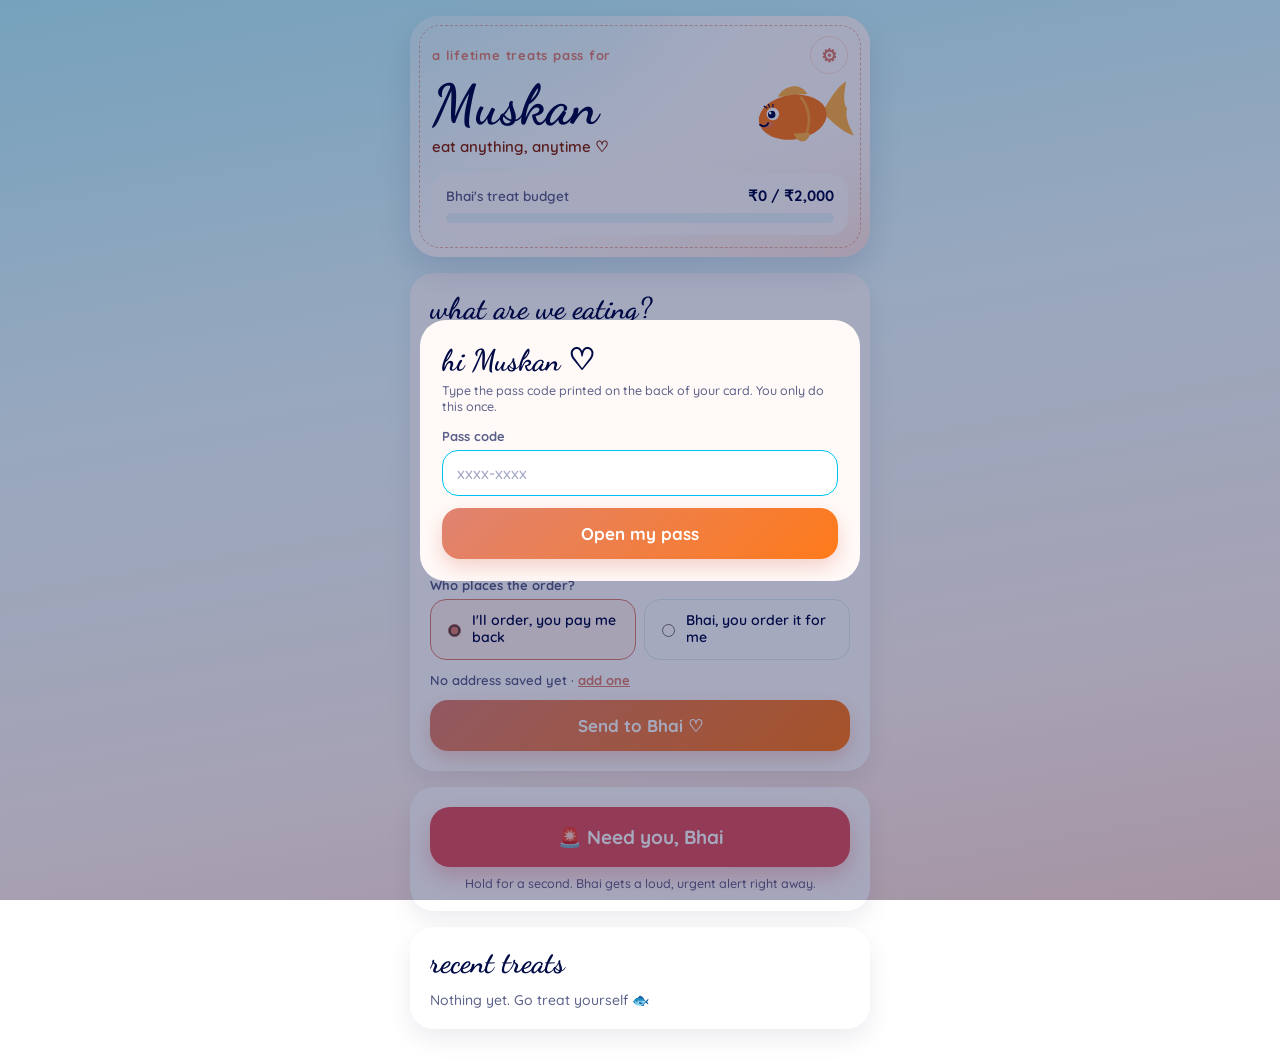
<file: index.html>
<!DOCTYPE html>
<html lang="en">
<head>
<meta charset="utf-8">
<meta name="viewport" content="width=device-width, initial-scale=1, viewport-fit=cover">
<title>Muskan's Treats Pass</title>
<meta name="theme-color" content="#B5F4FD">
<meta name="apple-mobile-web-app-capable" content="yes">
<meta name="mobile-web-app-capable" content="yes">
<meta name="apple-mobile-web-app-status-bar-style" content="default">
<meta name="apple-mobile-web-app-title" content="Treats Pass">
<link rel="manifest" href="manifest.webmanifest">
<link rel="apple-touch-icon" href="icons/apple-touch-icon.png">
<link rel="icon" href="icons/icon-192.png">
<link rel="stylesheet" href="fonts.css">
<link rel="stylesheet" href="style.css">
</head>
<body>
<div class="bubbles" aria-hidden="true"><span></span><span></span><span></span><span></span><span></span><span></span></div>

<main>
  <!-- Shown in Safari before she installs it -->
  <section class="panel install" id="installTip" hidden>
    <h2 class="script">add me to your home screen</h2>
    <p>Tap <b>Share</b> <span aria-hidden="true">⎋</span> at the bottom, then <b>Add to Home Screen</b>. Then open Treats Pass from your home screen and fill in your details there.</p>
  </section>

  <!-- The pass -->
  <section class="pass" aria-label="Your pass">
    <div class="pass-top">
      <span class="pass-kicker">a lifetime treats pass for</span>
      <button class="icon-btn" id="openSettings" aria-label="Settings">⚙︎</button>
    </div>
    <span class="holder-name script" id="holderName">Muskan</span>
    <p class="pass-tag">eat anything, anytime ♡</p>
    <svg class="pass-fish" viewBox="0 0 140 90" aria-hidden="true">
      <path d="M100 45 C112 30 124 14 138 8 C132 26 130 36 134 45 C130 54 132 64 138 82 C124 76 112 60 100 45Z" fill="#ffb347"/>
      <path d="M44 16 C56 0 78 2 84 18 C70 16 56 18 44 16Z" fill="#ffb347"/>
      <ellipse cx="60" cy="46" rx="46" ry="30" fill="#ff7a1a"/>
      <path d="M58 68 C62 84 76 84 80 70Z" fill="#ffb347"/>
      <path d="M74 20 C84 36 84 56 74 72" stroke="#ffb347" stroke-width="3.5" fill="none" opacity=".75"/>
      <ellipse cx="26" cy="52" rx="7" ry="4.2" fill="#DF8372" opacity=".55"/>
      <circle cx="34" cy="38" r="8.5" fill="#fff"/><circle cx="32.4" cy="38.6" r="5" fill="#000B46"/><circle cx="30.6" cy="36.4" r="1.8" fill="#fff"/>
      <path d="M27 29 L24 26 M31 28 L30 24.5 M35.5 28.5 L36 25" stroke="#000B46" stroke-width="1.6" stroke-linecap="round"/>
      <path d="M15 50 C19 54 24 53.5 26 49.5" stroke="#000B46" stroke-width="2.6" fill="none" stroke-linecap="round"/>
    </svg>
    <div class="meter" id="meterWrap">
      <div class="meter-row"><span>Bhai's treat budget</span><strong id="meterText">₹0 / ₹0</strong></div>
      <div class="meter-bar" id="meterBar"><div id="meterFill"></div></div>
      <p class="meter-note" id="meterNote" hidden></p>
    </div>
  </section>

  <!-- Latest message from Bhai -->
  <section class="panel bhai-note" id="bhaiNote" hidden>
    <span class="label-sm">from Bhai 💌</span>
    <p id="bhaiNoteText"></p>
    <span class="meta" id="bhaiNoteTime"></span>
  </section>

  <!-- Order -->
  <section class="panel">
    <h2 class="script">what are we eating?</h2>
    <label class="field">
      <span>Swiggy / Zomato link</span>
      <div class="paste-row">
        <input id="link" type="url" inputmode="url" placeholder="Paste the shared link">
        <button class="ghost" id="pasteBtn" type="button">Paste</button>
      </div>
    </label>
    <label class="field">
      <span>Roughly how much? (₹)</span>
      <input id="amount" type="number" inputmode="numeric" min="0" placeholder="450">
    </label>
    <label class="field">
      <span>Anything to tell Bhai? (optional)</span>
      <input id="notes" type="text" placeholder="2 momos, extra chutney…">
    </label>
    <fieldset class="modes">
      <legend>Who places the order?</legend>
      <label><input type="radio" name="mode" value="payback" checked><span>I'll order, you pay me back</span></label>
      <label><input type="radio" name="mode" value="order"><span>Bhai, you order it for me</span></label>
    </fieldset>
    <p class="addr-line" id="addrLine"></p>
    <button class="primary" id="sendBtn">Send to Bhai ♡</button>
  </section>

  <!-- SOS -->
  <section class="panel sos-panel">
    <button class="sos" id="sosBtn">🚨 Need you, Bhai</button>
    <p class="hint">Hold for a second. Bhai gets a loud, urgent alert right away.</p>
  </section>

  <!-- History -->
  <section class="panel">
    <h2 class="script">recent treats</h2>
    <ul class="history" id="history"></ul>
  </section>
</main>

<!-- Settings sheet -->
<dialog id="settings">
  <form method="dialog" class="sheet">
    <h2 class="script">your details</h2>
    <p class="hint">Saved only on this phone.</p>
    <label class="field"><span>Delivery address</span>
      <textarea id="setAddress" rows="3" placeholder="Flat, building, area, city"></textarea></label>
    <label class="field"><span>Phone (for delivery)</span>
      <input id="setPhone" type="tel" placeholder="98xxxxxxxx"></label>
    <label class="field"><span>Your UPI ID (so Bhai can pay you back)</span>
      <input id="setUpi" type="text" autocapitalize="off" placeholder="muskan@okaxis"></label>
    <div class="sheet-actions">
      <button class="primary" id="saveSettings" value="save">Save</button>
    </div>
    <button type="button" class="fresh-btn" id="freshBtn">Start fresh on this phone</button>
  </form>
</dialog>

<!-- Pass code (only needed if the app opens without the card's link) -->
<dialog id="lock">
  <form method="dialog" class="sheet" id="lockForm">
    <h2 class="script">hi Muskan ♡</h2>
    <p class="hint">Type the pass code printed on the back of your card. You only do this once.</p>
    <label class="field"><span>Pass code</span>
      <input id="lockCode" type="text" autocapitalize="off" autocomplete="off" spellcheck="false" placeholder="xxxx-xxxx"></label>
    <div class="sheet-actions"><button class="primary" value="ok">Open my pass</button></div>
  </form>
</dialog>

<div class="toast" id="toast" role="status" aria-live="polite"></div>

<script src="config.js"></script>
<script src="app.js"></script>
</body>
</html>
</file>
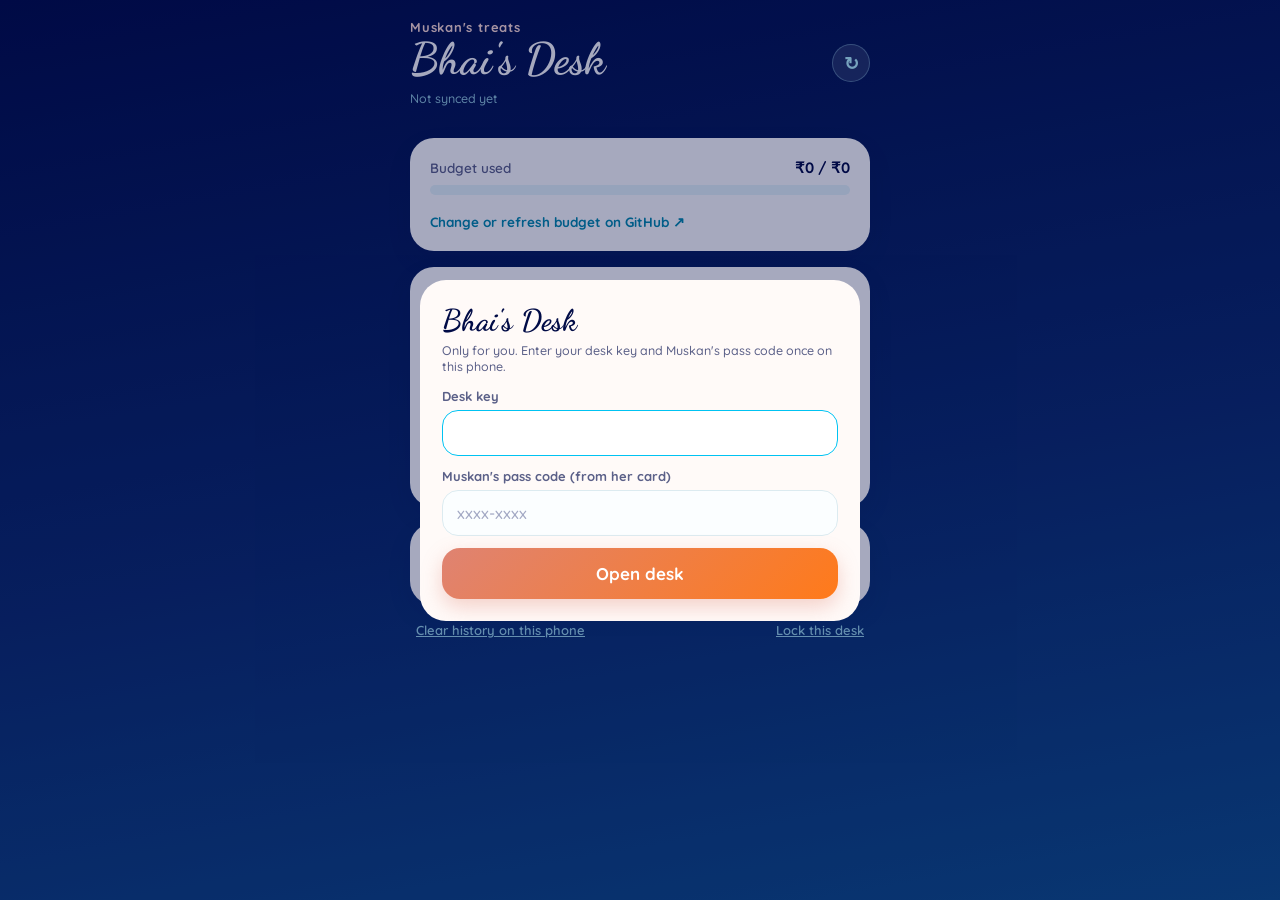
<file: bhai.html>
<!DOCTYPE html>
<html lang="en">
<head>
<meta charset="utf-8">
<meta name="viewport" content="width=device-width, initial-scale=1, viewport-fit=cover">
<meta name="robots" content="noindex, nofollow">
<title>Bhai's Desk</title>
<meta name="theme-color" content="#000B46">
<meta name="apple-mobile-web-app-capable" content="yes">
<meta name="mobile-web-app-capable" content="yes">
<meta name="apple-mobile-web-app-status-bar-style" content="black-translucent">
<meta name="apple-mobile-web-app-title" content="Bhai's Desk">
<link rel="manifest" href="bhai.webmanifest">
<link rel="apple-touch-icon" href="icons/desk-apple-touch-icon.png">
<link rel="icon" href="icons/desk-192.png">
<link rel="stylesheet" href="fonts.css">
<link rel="stylesheet" href="style.css">
<link rel="stylesheet" href="bhai.css">
</head>
<body class="desk">
<main id="app" hidden>
  <header class="desk-head">
    <div>
      <span class="pass-kicker">Muskan's treats</span>
      <h1 class="script">Bhai's Desk</h1>
    </div>
    <button class="icon-btn" id="refreshBtn" aria-label="Refresh">↻</button>
  </header>
  <p class="sync" id="syncText">Not synced yet</p>

  <!-- Unanswered alerts -->
  <section id="alerts"></section>

  <!-- Budget -->
  <section class="panel">
    <div class="meter-row"><span>Budget used</span><strong id="budgetText">₹0 / ₹0</strong></div>
    <div class="meter-bar" id="budgetBar"><div id="budgetFill"></div></div>
    <p class="hint" id="budgetHint"></p>
    <a class="link-btn" id="editConfig" target="_blank" rel="noopener">Change or refresh budget on GitHub ↗</a>
  </section>

  <!-- Message her -->
  <section class="panel">
    <h2 class="script">message Muskan</h2>
    <div class="chips" id="chips"></div>
    <div class="paste-row">
      <input id="noteInput" type="text" maxlength="300" placeholder="Write something…">
      <button class="ghost" id="noteSend">Send</button>
    </div>
    <p class="hint">She sees it next time she opens her app (within about 12 hours).</p>
  </section>

  <!-- Orders -->
  <section class="panel">
    <h2 class="script">her orders</h2>
    <ul class="desk-list" id="orders"></ul>
  </section>

  <section class="desk-foot">
    <button class="text-btn" id="clearBtn">Clear history on this phone</button>
    <button class="text-btn" id="lockBtn">Lock this desk</button>
  </section>
</main>

<dialog id="lock">
  <form method="dialog" class="sheet" id="lockForm">
    <h2 class="script">Bhai's Desk</h2>
    <p class="hint">Only for you. Enter your desk key and Muskan's pass code once on this phone.</p>
    <label class="field"><span>Desk key</span>
      <input id="deskKey" type="password" autocapitalize="off" autocomplete="off" spellcheck="false"></label>
    <label class="field"><span>Muskan's pass code (from her card)</span>
      <input id="passCode" type="text" autocapitalize="off" autocomplete="off" spellcheck="false" placeholder="xxxx-xxxx"></label>
    <div class="sheet-actions"><button class="primary" value="ok">Open desk</button></div>
  </form>
</dialog>

<div class="toast" id="toast" role="status" aria-live="polite"></div>

<script src="config.js"></script>
<script src="bhai.js"></script>
</body>
</html>
</file>
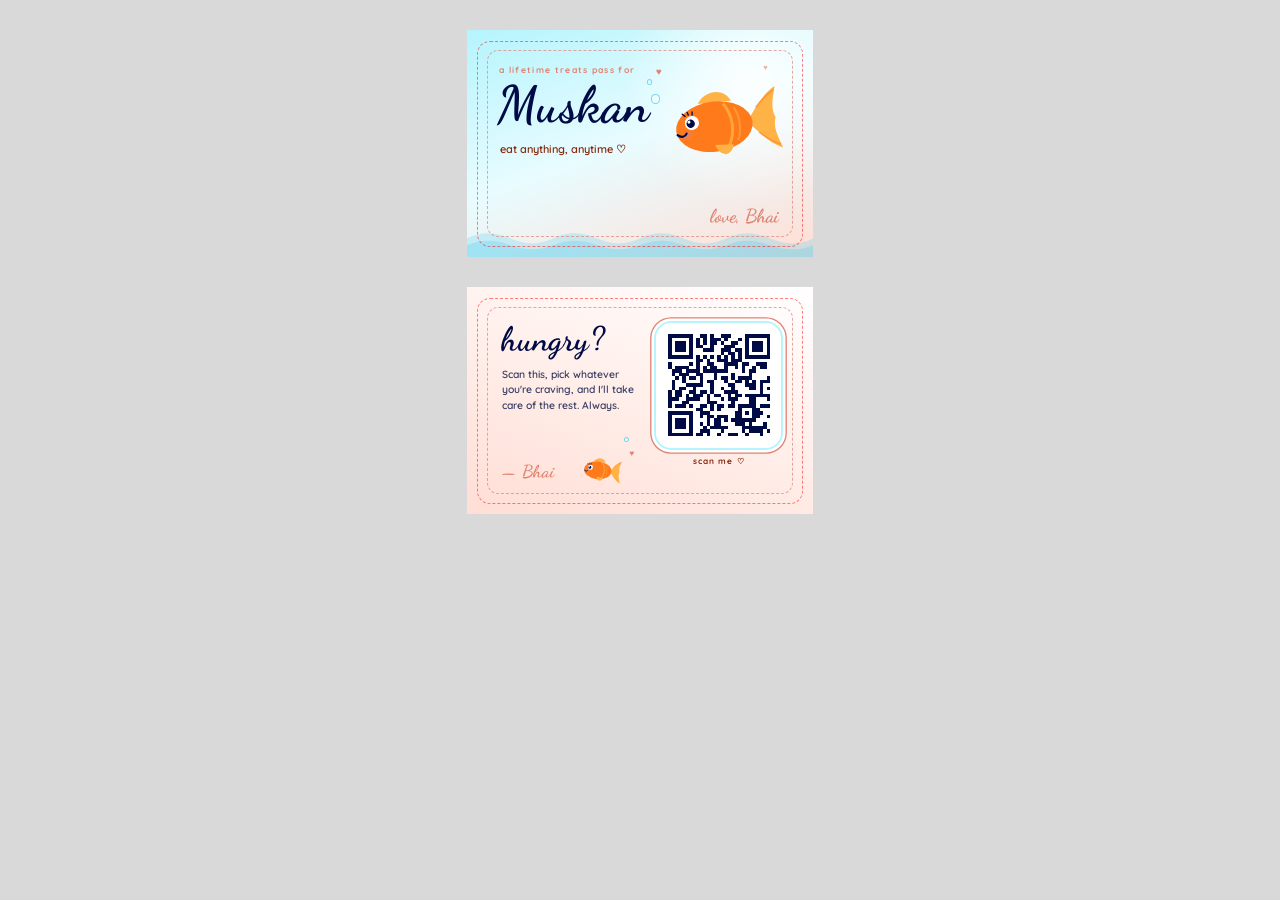
<file: card.html>
<!DOCTYPE html>
<html lang="en">
<head>
<meta charset="utf-8">
<title>Muskan's Treats Pass: printable card</title>
<link rel="stylesheet" href="fonts.css">
<style>
  /* Standard card 85.6 × 54 mm + 3 mm bleed on every side. Keep text inside the dashed red safe line. */
  @page { size: 91.6mm 60mm; margin: 0; }
  :root{
    --ice:#B5F4FD; --aqua:#00C3F2; --navy:#000B46;          /* Bombay Sapphire */
    --blush:#FFDED5; --rose:#DF8372; --copper:#87270C;     /* Bombay Sapphire copper accents */
    --orange:#ff7a1a; --gold:#ffb347;                       /* goldfish */
  }
  *{box-sizing:border-box;margin:0;padding:0}
  html,body{background:#d9d9d9;-webkit-print-color-adjust:exact;print-color-adjust:exact}
  body{font-family:Quicksand,sans-serif;display:flex;flex-direction:column;align-items:center;gap:8mm;padding:8mm;color:var(--navy)}
  @media print{ body{background:none;padding:0;gap:0} .face{break-after:page} .guide{display:none} }
  .face{position:relative;width:91.6mm;height:60mm;overflow:hidden}
  .guide{position:absolute;inset:3mm;border-radius:3.2mm;outline:.2mm dashed rgba(255,0,0,.5);pointer-events:none;z-index:9}
  .script{font-family:"Dancing Script",cursive;font-weight:700}
  .bub{position:absolute;border:.3mm solid rgba(0,195,242,.55);border-radius:50%;background:rgba(255,255,255,.35)}
  .heart{position:absolute;color:var(--rose);line-height:1}
  .frame{position:absolute;inset:5.2mm;border:.4mm dashed rgba(223,131,114,.7);border-radius:3mm}

  /* FRONT */
  .front{background:
      radial-gradient(circle at 82% 22%, rgba(255,255,255,.9), transparent 38%),
      linear-gradient(160deg, var(--ice) 0%, #e8fcff 48%, var(--blush) 100%);}
  .front .kick{position:absolute;left:8.5mm;top:9mm;font-size:2.3mm;font-weight:700;letter-spacing:.35mm;text-transform:lowercase;color:var(--rose)}
  .front .name{position:absolute;left:8mm;top:12.5mm;font-size:13.5mm;line-height:1.1;color:var(--navy)}
  .front .tag{position:absolute;left:8.8mm;top:29.5mm;font-size:2.9mm;font-weight:600;color:var(--copper)}
  .front .love{position:absolute;right:9mm;bottom:8mm;font-size:5mm;color:var(--rose)}
  .front .fish{position:absolute;right:8.5mm;top:15mm;width:31mm;transform:rotate(-8deg)}
  .wave{position:absolute;left:0;bottom:0;width:100%;height:9mm}

  /* BACK */
  .back{background:linear-gradient(200deg, #ffffff 0%, var(--blush) 100%)}
  .back .hey{position:absolute;left:9mm;top:9.5mm;font-size:9mm;line-height:1;color:var(--navy)}
  .back .msg{position:absolute;left:9.2mm;top:21mm;width:38mm;font-size:2.75mm;line-height:1.5;font-weight:600;color:#3a3f63}
  .back .sign{position:absolute;left:9mm;bottom:8.5mm;font-size:4.6mm;color:var(--rose)}
  .back .mini{position:absolute;left:30mm;bottom:8mm;width:11mm;transform:rotate(6deg)}
  .qr{position:absolute;right:8.5mm;top:9.5mm;width:33mm;height:33mm;background:#fff;border-radius:4mm;padding:3mm;
      box-shadow:0 0 0 .5mm var(--ice), 0 0 0 1.2mm #fff, 0 0 0 1.55mm var(--rose)}
  .qr svg{width:100%;height:100%;display:block}
  .qr-cap{position:absolute;right:8.5mm;width:33mm;top:44.6mm;text-align:center;font-size:2.2mm;font-weight:700;letter-spacing:.3mm;color:var(--copper);line-height:1.35}
  .qr-cap span{display:block;font-size:1.7mm;font-weight:600;letter-spacing:.2mm;color:#8a7f88}
</style>
</head>
<body>

<svg width="0" height="0" style="position:absolute">
  <defs>
    <symbol id="goldfish" viewBox="0 0 140 90">
      <path d="M100 45 C112 30 124 14 138 8 C132 26 130 36 134 45 C130 54 132 64 138 82 C124 76 112 60 100 45Z" fill="#ffb347"/>
      <path d="M112 30 C120 22 128 16 136 12 M112 60 C120 68 128 74 136 78" stroke="#ff7a1a" stroke-width="2" fill="none" opacity=".55"/>
      <path d="M44 16 C56 0 78 2 84 18 C70 16 56 18 44 16Z" fill="#ffb347"/>
      <ellipse cx="60" cy="46" rx="46" ry="30" fill="#ff7a1a"/>
      <path d="M58 68 C62 84 76 84 80 70Z" fill="#ffb347"/>
      <path d="M74 20 C84 36 84 56 74 72" stroke="#ffb347" stroke-width="3.5" fill="none" opacity=".75"/>
      <path d="M86 26 C92 38 92 54 86 66" stroke="#ffb347" stroke-width="2.5" fill="none" opacity=".5"/>
      <ellipse cx="26" cy="52" rx="7" ry="4.2" fill="#DF8372" opacity=".55"/>
      <circle cx="34" cy="38" r="8.5" fill="#fff"/><circle cx="32.4" cy="38.6" r="5" fill="#000B46"/><circle cx="30.6" cy="36.4" r="1.8" fill="#fff"/>
      <path d="M27 29 L24 26 M31 28 L30 24.5 M35.5 28.5 L36 25" stroke="#000B46" stroke-width="1.6" stroke-linecap="round"/>
      <path d="M15 50 C19 54 24 53.5 26 49.5" stroke="#000B46" stroke-width="2.6" fill="none" stroke-linecap="round"/>
    </symbol>
  </defs>
</svg>

<!-- FRONT -->
<section class="face front">
  <svg class="wave" viewBox="0 0 200 20" preserveAspectRatio="none">
    <path d="M0 9 Q12 3 25 9 T50 9 T75 9 T100 9 T125 9 T150 9 T175 9 T200 9 V20 H0Z" fill="#00C3F2" opacity=".18"/>
    <path d="M0 13 Q12 8 25 13 T50 13 T75 13 T100 13 T125 13 T150 13 T175 13 T200 13 V20 H0Z" fill="#00C3F2" opacity=".18"/>
  </svg>
  <div class="frame"></div>
  <div class="kick">a lifetime treats pass for</div>
  <div class="name script" id="holder">Muskan</div>
  <div class="tag">eat anything, anytime ♡</div>
  <svg class="fish" viewBox="0 0 140 90"><use href="#goldfish"/></svg>
  <span class="bub" style="right:40.5mm;top:17mm;width:2.4mm;height:2.4mm"></span>
  <span class="bub" style="right:42.5mm;top:13mm;width:1.5mm;height:1.5mm"></span>
  <span class="heart" style="right:40mm;top:9.6mm;font-size:2.6mm">♥</span>
  <span class="heart" style="right:12mm;top:9mm;font-size:2mm;opacity:.6">♥</span>
  <div class="love script">love, Bhai</div>
  <div class="guide"></div>
</section>

<!-- BACK -->
<section class="face back">
  <div class="frame"></div>
  <div class="hey script">hungry?</div>
  <p class="msg">Scan this, pick whatever you're craving, and I'll take care of the rest. Always.</p>
  <div class="sign script">— Bhai</div>
  <svg class="mini" viewBox="0 0 140 90"><use href="#goldfish"/></svg>
  <span class="heart" style="left:43mm;bottom:15mm;font-size:2.2mm">♥</span>
  <span class="bub" style="left:41.5mm;bottom:19mm;width:1.4mm;height:1.4mm"></span>
  <div class="qr" id="qr"></div>
  <div class="qr-cap">scan me ♡<span id="codeTxt"></span></div>
  <div class="guide"></div>
</section>

<script src="qrcode.js"></script>
<script>
  // The QR points to this site (the folder card.html lives in) unless ?url= is given.
  const params = new URLSearchParams(location.search);
  const here = location.href.split(/[?#]/)[0].replace(/card\.html$/, "");
  const code = (params.get("code") || "").toLowerCase().replace(/[^a-z0-9]/g, "");
  const url = (params.get("url") || here) + (code ? "#k=" + code : "");
  if (code) document.getElementById("codeTxt").textContent = "pass code · " + code.slice(0, 4) + "-" + code.slice(4);
  const qr = qrcode(0, "M"); qr.addData(url); qr.make();
  const n = qr.getModuleCount();
  let d = "";
  for (let r = 0; r < n; r++) for (let c = 0; c < n; c++) if (qr.isDark(r, c)) d += `M${c} ${r}h1v1h-1z`;
  document.getElementById("qr").innerHTML =
    `<svg viewBox="0 0 ${n} ${n}" shape-rendering="crispEdges"><path d="${d}" fill="#000B46"/></svg>`;
  if (params.get("name")) document.getElementById("holder").textContent = params.get("name");
</script>
</body>
</html>
</file>
<file: fonts.css>
@font-face{font-family:"Dancing Script";src:url(fonts/dancing-script-700.woff2) format("woff2");font-weight:700;font-display:swap}
@font-face{font-family:"Quicksand";src:url(fonts/quicksand-500.woff2) format("woff2");font-weight:500;font-display:swap}
@font-face{font-family:"Quicksand";src:url(fonts/quicksand-600.woff2) format("woff2");font-weight:600;font-display:swap}
@font-face{font-family:"Quicksand";src:url(fonts/quicksand-700.woff2) format("woff2");font-weight:700;font-display:swap}
</file>
<file: style.css>
:root{
  --ice:#B5F4FD; --aqua:#00C3F2; --navy:#000B46;        /* Bombay Sapphire */
  --blush:#FFDED5; --rose:#DF8372; --copper:#87270C;   /* its copper accents */
  --orange:#ff7a1a; --gold:#ffb347;                     /* goldfish */
  --muted:#5b6088;
  --red:#e2555f;
  --radius:24px;
}
*{box-sizing:border-box}
html,body{margin:0}
body{
  font-family:Quicksand,-apple-system,"SF Pro Rounded",sans-serif;font-weight:600;
  color:var(--navy);
  background:linear-gradient(170deg,var(--ice) 0%,#eafdff 40%,#fff4f0 75%,var(--blush) 100%) fixed;
  min-height:100vh;
  padding:calc(env(safe-area-inset-top) + 16px) 16px calc(env(safe-area-inset-bottom) + 32px);
  -webkit-tap-highlight-color:transparent;
}
main{max-width:460px;margin:0 auto;display:flex;flex-direction:column;gap:16px;position:relative;z-index:1}
.script{font-family:"Dancing Script",cursive;font-weight:700}

/* Bubbles */
.bubbles{position:fixed;inset:0;pointer-events:none;overflow:hidden;z-index:0}
.bubbles span{position:absolute;bottom:-40px;border:2px solid rgba(0,195,242,.35);background:rgba(255,255,255,.4);border-radius:50%;animation:rise 16s linear infinite}
.bubbles span:nth-child(1){left:8%;width:14px;height:14px}
.bubbles span:nth-child(2){left:24%;width:8px;height:8px;animation-delay:4s;animation-duration:12s}
.bubbles span:nth-child(3){left:50%;width:18px;height:18px;animation-delay:7s}
.bubbles span:nth-child(4){left:72%;width:10px;height:10px;animation-delay:2s;animation-duration:13s}
.bubbles span:nth-child(5){left:88%;width:16px;height:16px;animation-delay:9s}
.bubbles span:nth-child(6){left:62%;width:6px;height:6px;animation-delay:5s;animation-duration:10s}
@keyframes rise{to{transform:translateY(-110vh);opacity:0}}
@media (prefers-reduced-motion:reduce){.bubbles{display:none}}

/* Pass */
.pass{
  position:relative;overflow:hidden;border-radius:28px;padding:20px 22px 22px;
  background:radial-gradient(circle at 85% 18%,#fff 0,rgba(255,255,255,0) 45%),linear-gradient(155deg,#d6f9ff,#ffffff 55%,#ffe9e2);
  box-shadow:0 14px 34px rgba(0,11,70,.12);
}
.pass::before{content:"";position:absolute;inset:9px;border:1.5px dashed rgba(223,131,114,.6);border-radius:21px;pointer-events:none}
.pass-top{display:flex;justify-content:space-between;align-items:center;position:relative}
.pass-kicker{font-size:13px;letter-spacing:.06em;color:var(--rose);font-weight:700}
.holder-name{display:block;font-size:56px;line-height:1.05;margin:2px 0 0;color:var(--navy)}
.pass-tag{margin:2px 0 0;color:var(--copper);font-size:15px}
.pass-fish{position:absolute;right:18px;top:66px;width:104px;transform:rotate(-8deg)}
.icon-btn{background:rgba(255,255,255,.8);border:1.5px solid var(--blush);color:var(--rose);width:38px;height:38px;border-radius:50%;font-size:18px}
.meter{margin-top:18px;position:relative;background:rgba(255,255,255,.75);border-radius:18px;padding:12px 14px}
.meter-row{display:flex;justify-content:space-between;align-items:baseline;font-size:13.5px;color:var(--muted);margin-bottom:8px}
.meter-row strong{color:var(--navy);font-size:15px}
.meter-bar{height:10px;border-radius:99px;background:#e6f6fa;overflow:hidden}
.meter-bar div{height:100%;width:0;background:linear-gradient(90deg,var(--aqua),var(--rose));border-radius:99px;transition:width .5s}
.meter-bar.over div{background:linear-gradient(90deg,var(--rose),var(--orange))}
.meter-note{margin:8px 0 0;font-size:12.5px;color:var(--copper)}

/* Panels */
.panel{background:rgba(255,255,255,.88);border-radius:var(--radius);padding:20px;box-shadow:0 10px 26px rgba(0,11,70,.08)}
.panel h2{margin:0 0 14px;font-size:30px;line-height:1;color:var(--navy)}
.field{display:block;margin-bottom:12px}
.field>span{display:block;font-size:13px;font-weight:700;margin-bottom:6px;color:var(--muted)}
input,textarea{width:100%;font:inherit;font-size:16px;font-weight:600;padding:12px 14px;border-radius:16px;border:1.5px solid #dcebf0;background:#fbfeff;color:var(--navy)}
input::placeholder,textarea::placeholder{color:#a3a9c4;font-weight:500}
input:focus,textarea:focus{outline:none;border-color:var(--aqua);background:#fff}
.paste-row{display:flex;gap:8px}
.paste-row input{flex:1;min-width:0}
button{font:inherit;cursor:pointer}
.ghost{border:1.5px solid var(--aqua);background:#fff;color:#0089ab;border-radius:16px;padding:0 16px;font-weight:700}
.primary{width:100%;border:0;border-radius:18px;padding:15px;font-size:17px;font-weight:700;color:#fff;background:linear-gradient(135deg,var(--rose),var(--orange));box-shadow:0 8px 20px rgba(223,131,114,.35)}
.primary:disabled{opacity:.6}
.modes{border:0;padding:0;margin:0 0 12px;display:grid;grid-template-columns:1fr 1fr;gap:8px}
.modes legend{font-size:13px;font-weight:700;color:var(--muted);margin-bottom:6px;padding:0}
.modes label{display:flex;align-items:center;gap:8px;padding:12px;border-radius:16px;border:1.5px solid #dcebf0;background:#fbfeff;font-size:14px;line-height:1.25}
.modes input{width:auto;accent-color:var(--rose);flex:none}
.modes label:has(input:checked){border-color:var(--rose);background:#fff3ef}
.addr-line{font-size:13px;color:var(--muted);margin:0 0 12px}
.addr-line button{border:0;background:none;color:var(--rose);font-weight:700;padding:0;text-decoration:underline}

/* Alert */
.sos-panel{text-align:center}
.sos{position:relative;overflow:hidden;width:100%;border:0;border-radius:20px;padding:18px;font-size:19px;font-weight:700;color:#fff;background:var(--red);box-shadow:0 10px 22px rgba(226,85,95,.3);user-select:none;-webkit-user-select:none;touch-action:manipulation}
.sos::after{content:"";position:absolute;inset:0;background:rgba(255,255,255,.3);transform:scaleX(0);transform-origin:left}
.sos.holding::after{transform:scaleX(1);transition:transform 1s linear}
.hint{font-size:12.5px;color:var(--muted);margin:8px 0 0;font-weight:500}

/* History */
.history{list-style:none;margin:0;padding:0;display:grid;gap:8px}
.history li{display:flex;justify-content:space-between;align-items:center;gap:10px;padding:11px 13px;border-radius:16px;background:#fbfeff;border:1.5px solid #e8f3f6;font-size:14px}
.history .meta{font-size:12px;color:var(--muted);font-weight:500}
.badge{font-size:11.5px;font-weight:700;padding:4px 9px;border-radius:99px;white-space:nowrap}
.badge.ok{background:#e0f8fd;color:#007894}
.badge.over{background:#ffece6;color:var(--copper)}
.badge.sos{background:#fde6e8;color:#b3202c}
.empty{color:var(--muted);font-size:14px;margin:0;font-weight:500}

/* Settings */
dialog{border:0;border-radius:26px;padding:0;width:min(92vw,440px);background:#fffaf8;color:var(--navy)}
dialog::backdrop{background:rgba(0,11,70,.35)}
.sheet{padding:22px}
.sheet h2{margin:0;font-size:30px}
.sheet .hint{margin:4px 0 14px}

/* Message from Bhai */
.bhai-note{background:#fff;border:1.5px solid var(--ice)}
.bhai-note .label-sm{font-size:12.5px;font-weight:700;color:var(--rose)}
.bhai-note p{margin:6px 0 4px;font-size:17px;line-height:1.4;color:var(--navy)}
.bhai-note .meta{font-size:12px;color:var(--muted);font-weight:500}

/* Install tip */
.install{background:#fff3ef;border:1.5px dashed var(--rose)}
.install h2{font-size:26px;margin-bottom:8px}
.install p{margin:0;font-size:14.5px;line-height:1.5;color:#3a3f63}

.fresh-btn{display:block;margin:14px auto 0;background:none;border:0;color:var(--muted);font-size:12.5px;font-weight:600;text-decoration:underline}

/* Toast */
.toast{position:fixed;left:50%;bottom:calc(env(safe-area-inset-bottom) + 24px);transform:translate(-50%,40px);opacity:0;background:var(--navy);color:#fff;padding:12px 18px;border-radius:16px;font-weight:700;font-size:14px;transition:.3s;z-index:10;max-width:90vw;text-align:center}
.toast.show{opacity:1;transform:translate(-50%,0)}
</file>
<file: bhai.css>
/* Bhai's Desk: same family as her app, in Bombay Sapphire navy */
body.desk{background:linear-gradient(170deg,#000B46 0%,#0a2a6b 55%,#0e4f8a 100%);background-attachment:scroll;color:#fff}
html:has(body.desk){background:#0e4f8a}
.desk .panel,.desk dialog{color:var(--navy)}
.desk .panel{background:#fff}
.desk-head{display:flex;justify-content:space-between;align-items:flex-end}
.desk-head h1{margin:0;font-size:44px;line-height:1.05;color:#fff}
.desk-head .pass-kicker{color:var(--blush)}
.desk .icon-btn{background:rgba(255,255,255,.12);border:1.5px solid rgba(181,244,253,.35);color:var(--ice)}
.sync{margin:-8px 0 0;font-size:12.5px;color:var(--ice);opacity:.8;font-weight:500}

.desk .panel h2{font-size:28px}
.link-btn{display:inline-block;margin-top:10px;font-size:13.5px;font-weight:700;color:#0089ab;text-decoration:none}
.chips{display:flex;flex-wrap:wrap;gap:8px;margin-bottom:10px}
.chips button{border:1.5px solid var(--blush);background:#fff7f4;color:var(--copper);border-radius:99px;padding:8px 12px;font-size:13.5px;font-weight:700}

.desk-list{list-style:none;margin:0;padding:0;display:grid;gap:10px}
.desk-list li{border:1.5px solid #e8f3f6;background:#fbfeff;border-radius:18px;padding:13px}
.o-top{display:flex;justify-content:space-between;align-items:baseline;gap:8px}
.o-amt{font-size:20px;font-weight:700}
.o-time{font-size:12px;color:var(--muted);font-weight:500}
.o-notes{margin:4px 0 0;font-size:14.5px}
.o-line{margin:4px 0 0;font-size:13px;color:var(--muted);word-break:break-word}
.o-tags{display:flex;flex-wrap:wrap;gap:6px;margin-top:8px}
.o-actions{display:flex;flex-wrap:wrap;gap:8px;margin-top:10px}
.o-actions a,.o-actions button{flex:1 1 auto;text-align:center;text-decoration:none;border-radius:14px;padding:10px 12px;font-size:13.5px;font-weight:700;border:1.5px solid var(--aqua);background:#fff;color:#0089ab}
.o-actions .done{background:linear-gradient(135deg,var(--rose),var(--orange));border:0;color:#fff}
.o-actions .done[disabled]{background:#e0f8fd;color:#007894}

.alert-card{background:#fff;border:2px solid var(--red);border-radius:22px;padding:16px;margin-bottom:4px;color:var(--navy)}
.alert-card h3{margin:0;color:var(--red);font-size:18px}
.alert-card .o-actions .done{background:var(--red)}

.desk-foot{display:flex;justify-content:space-between;gap:10px}
.text-btn{background:none;border:0;color:var(--ice);font-size:13px;font-weight:600;text-decoration:underline;opacity:.85}
</file>
